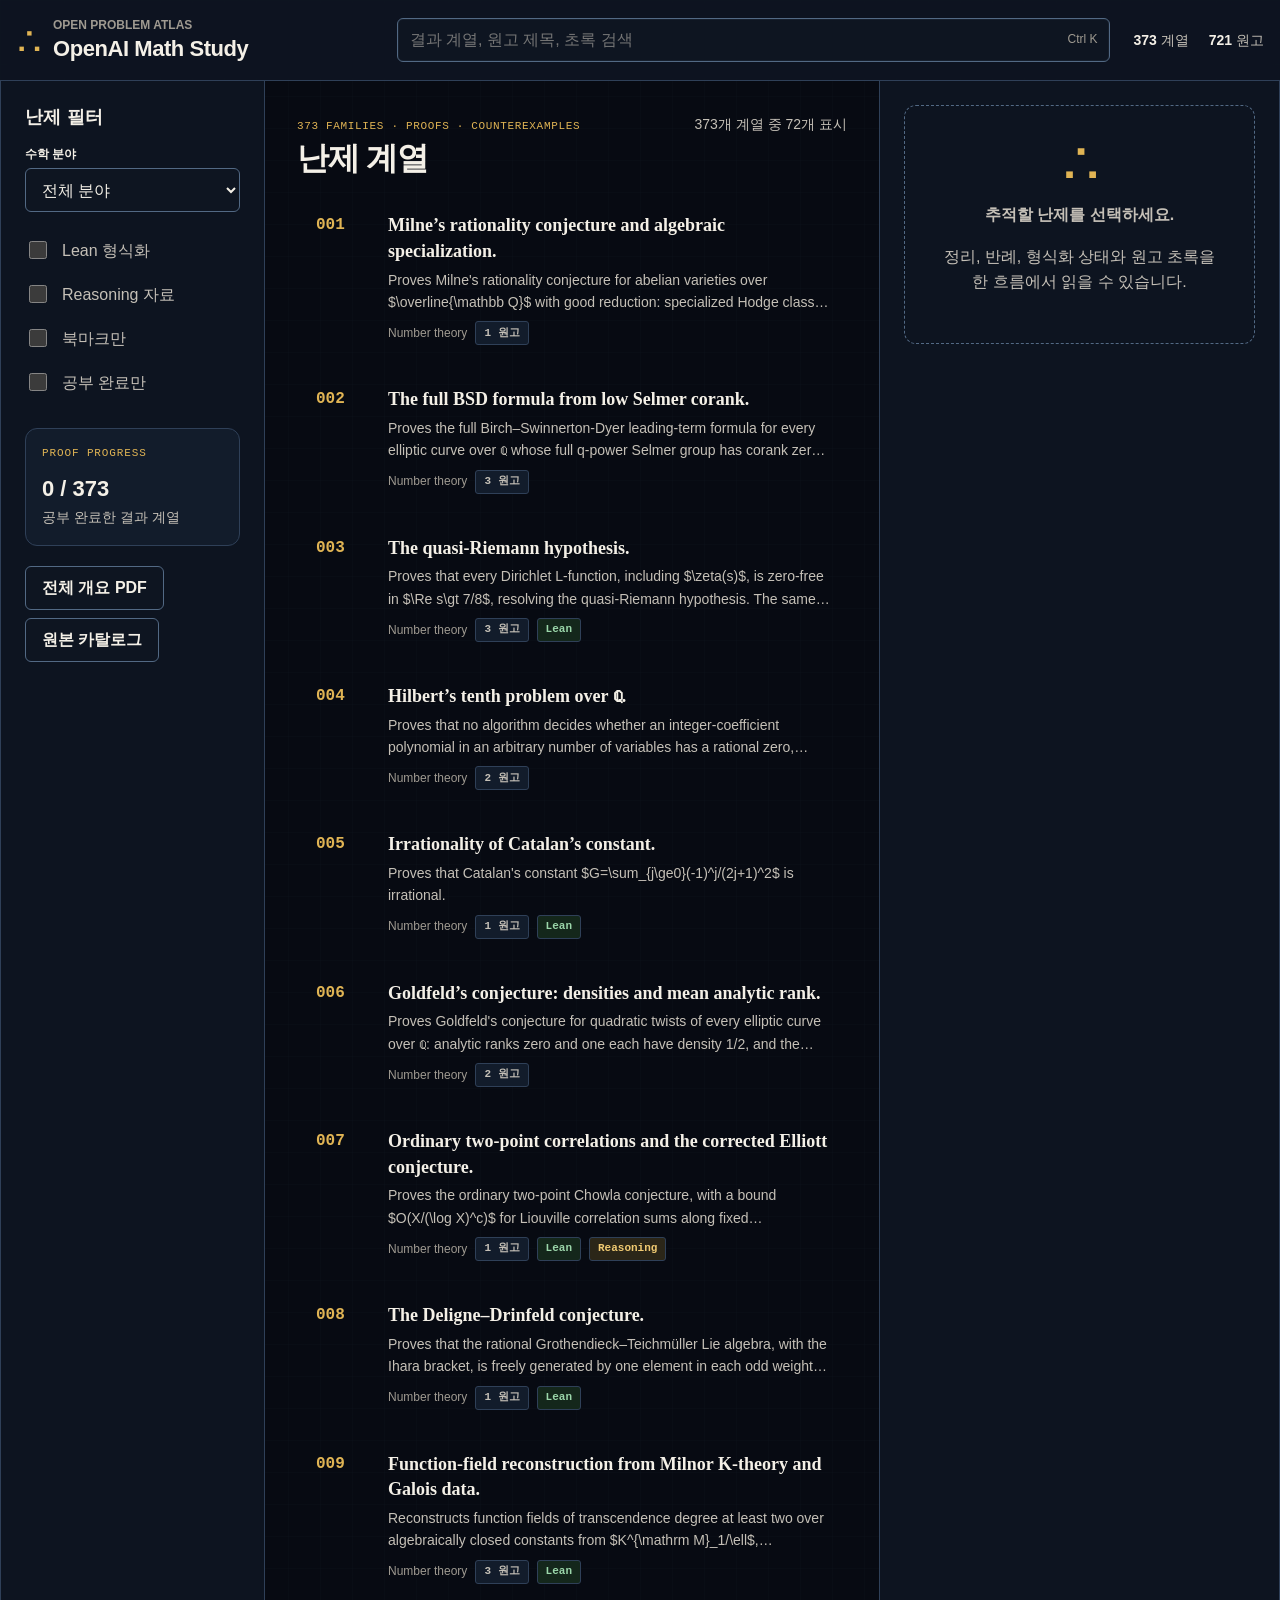
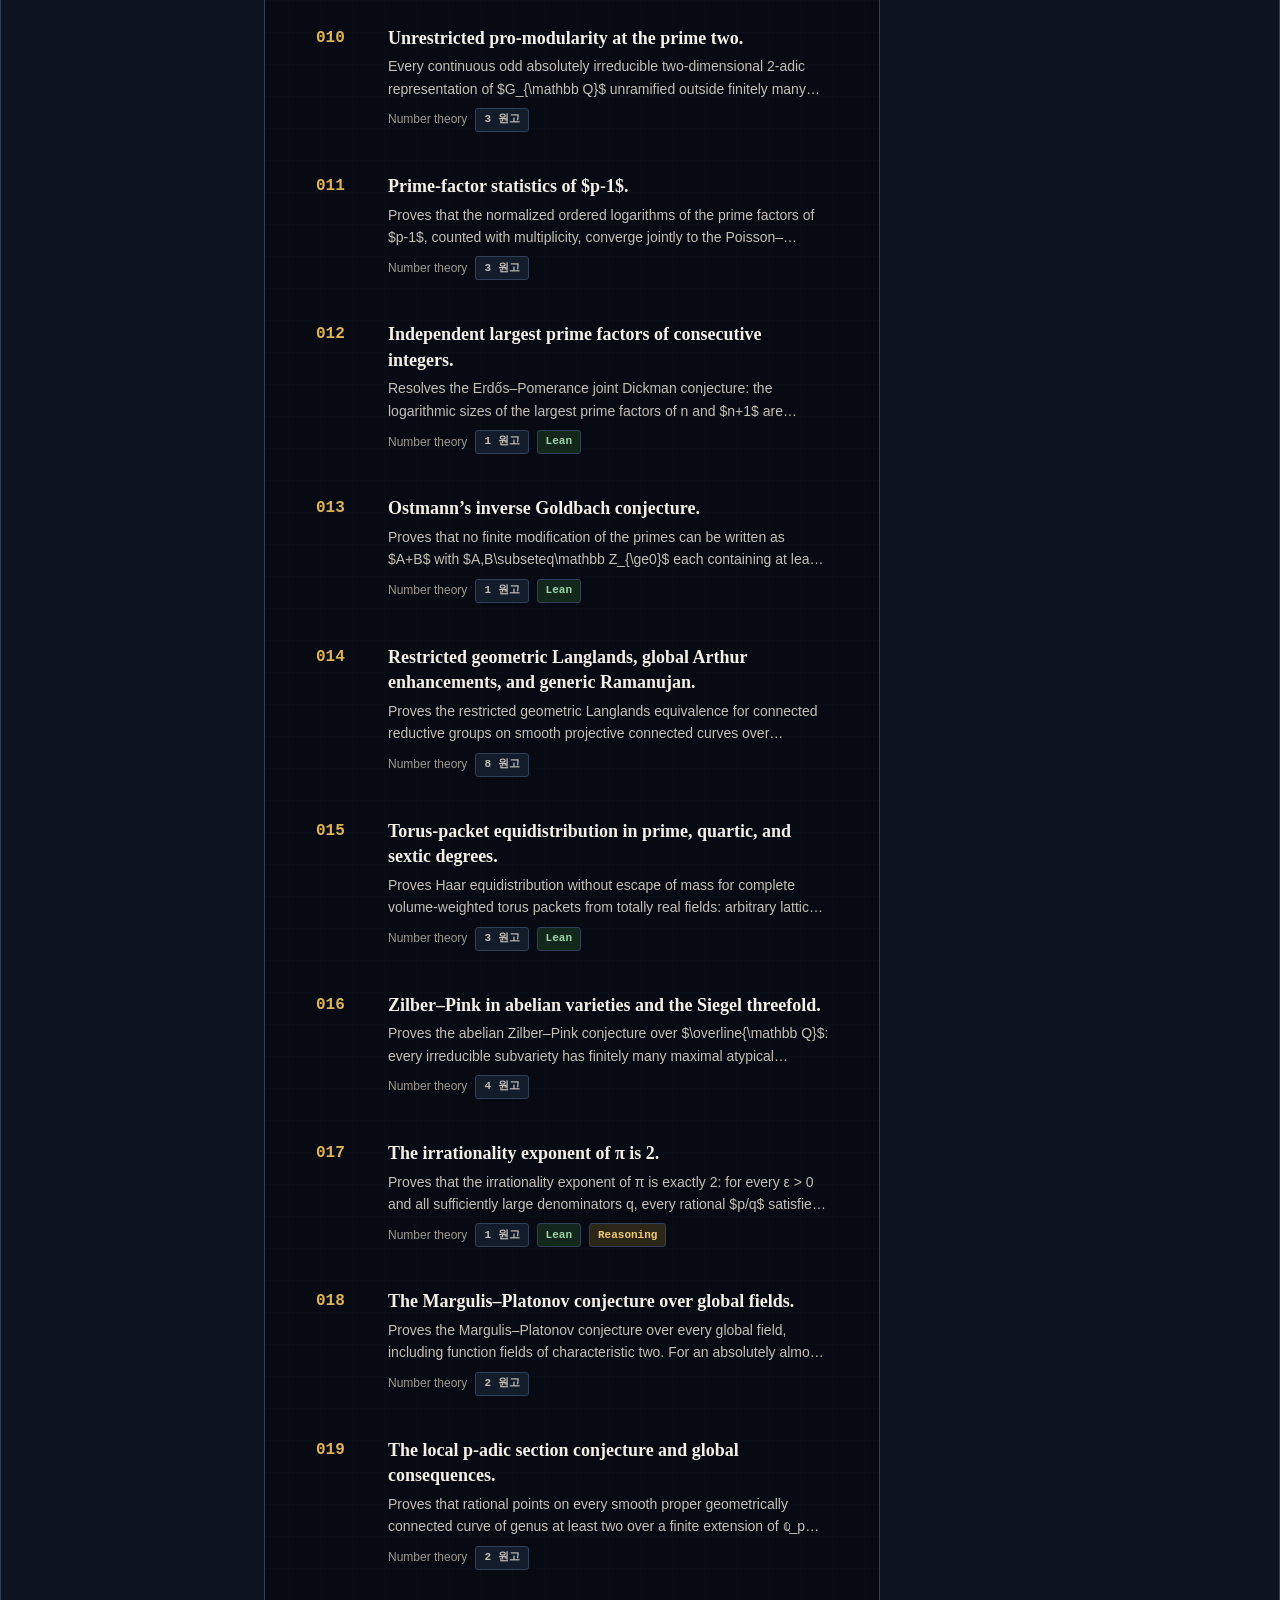
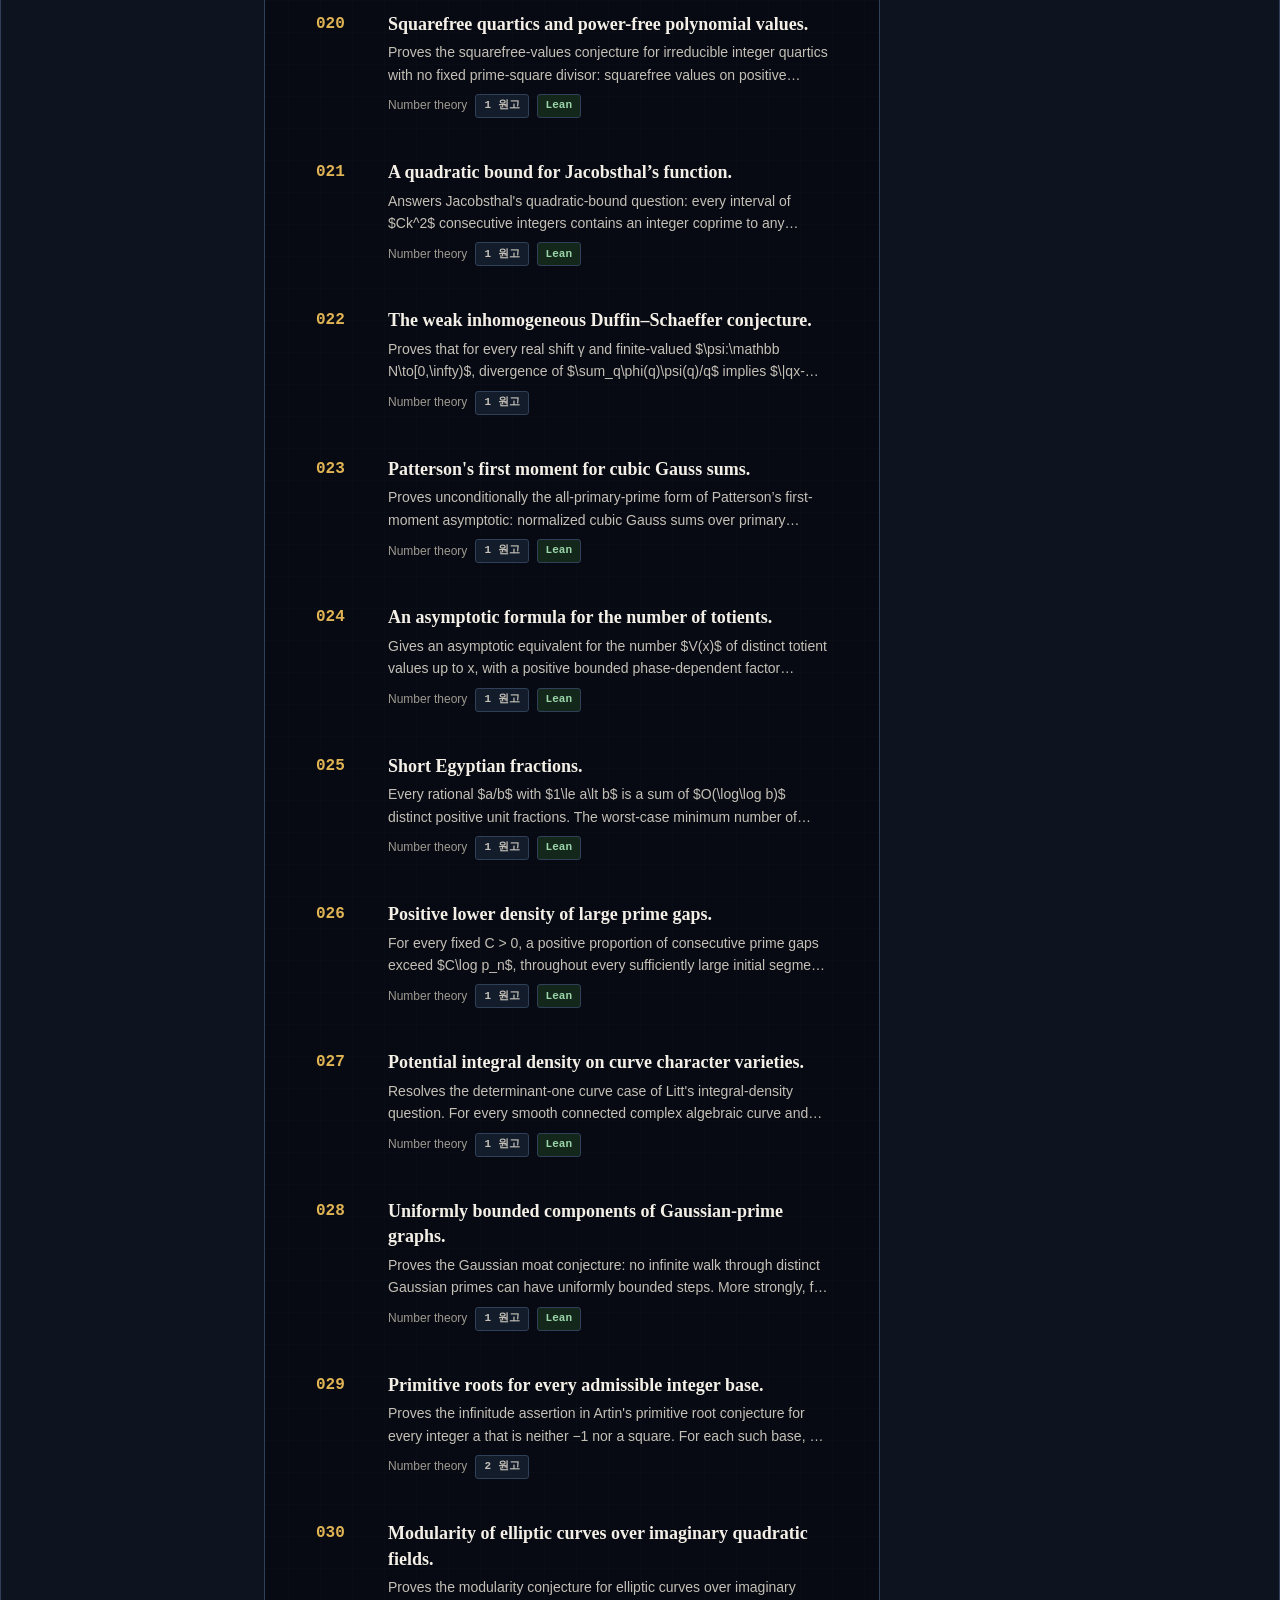
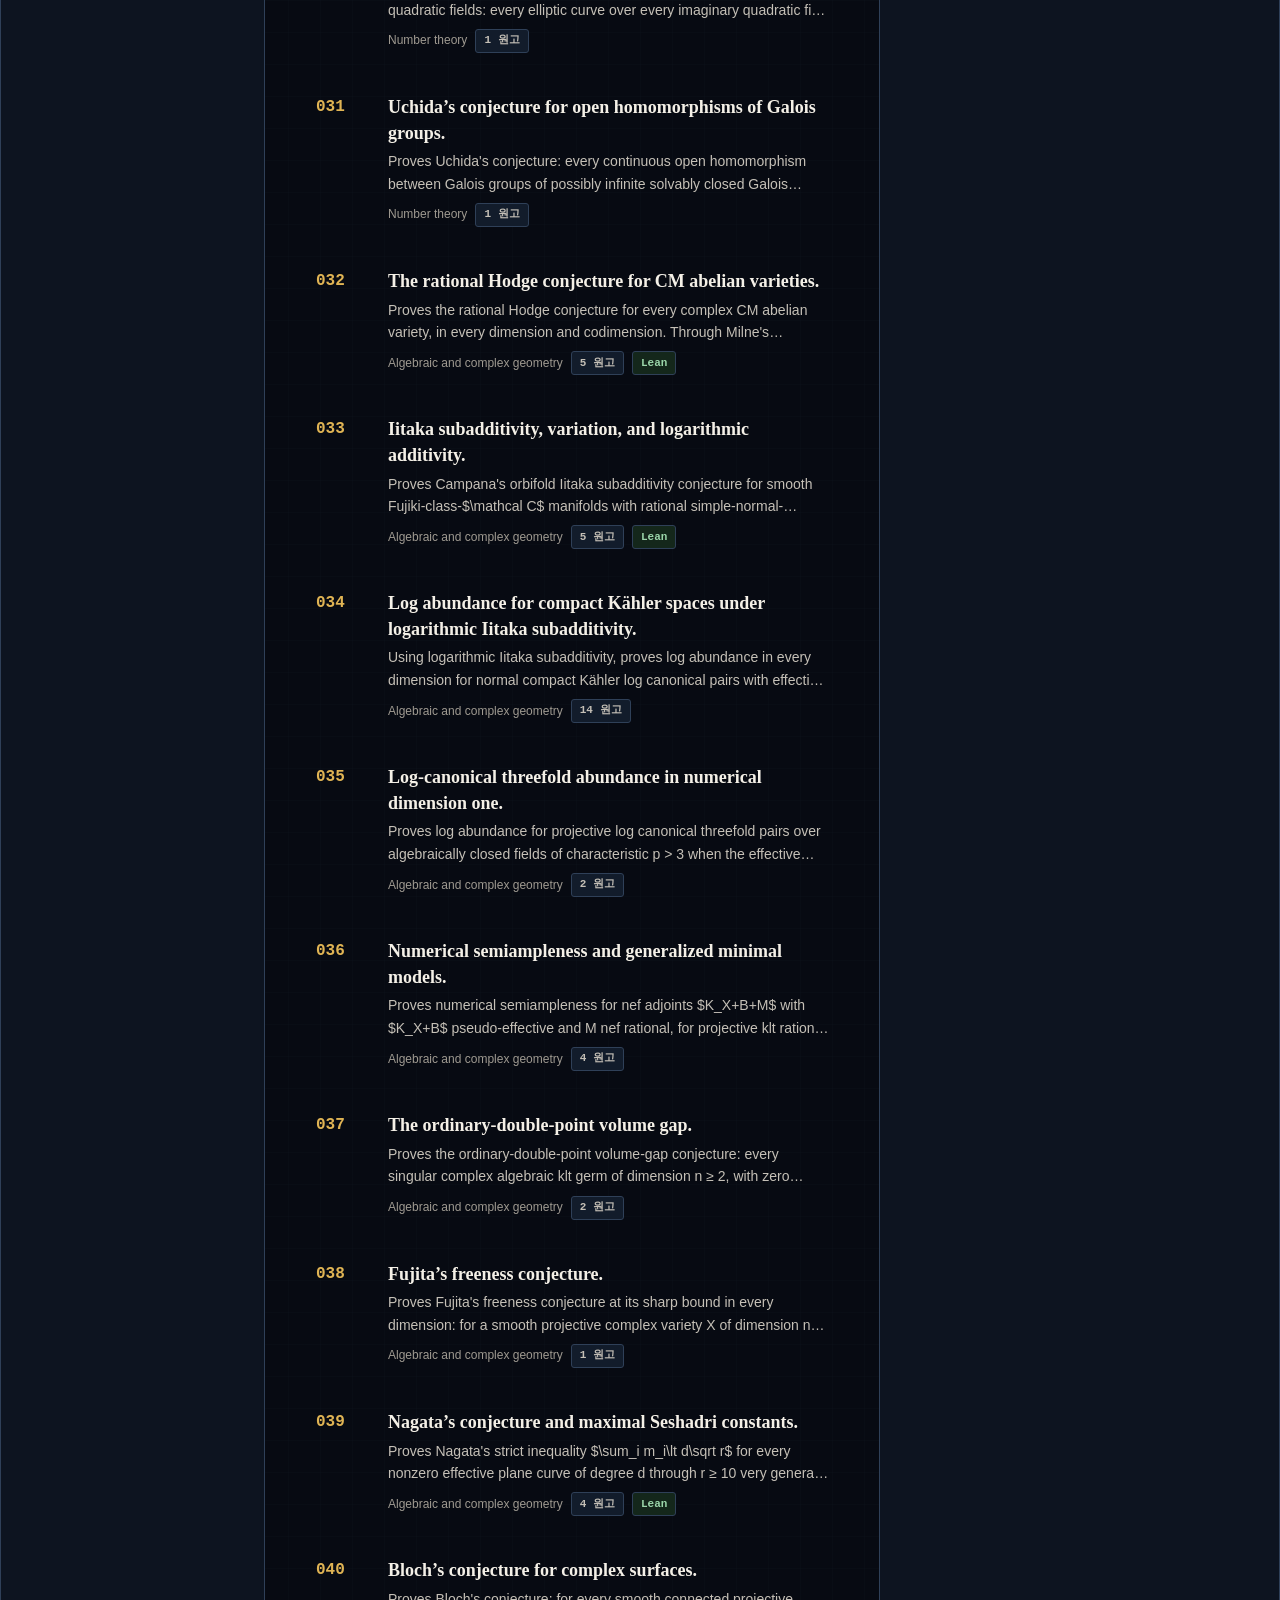
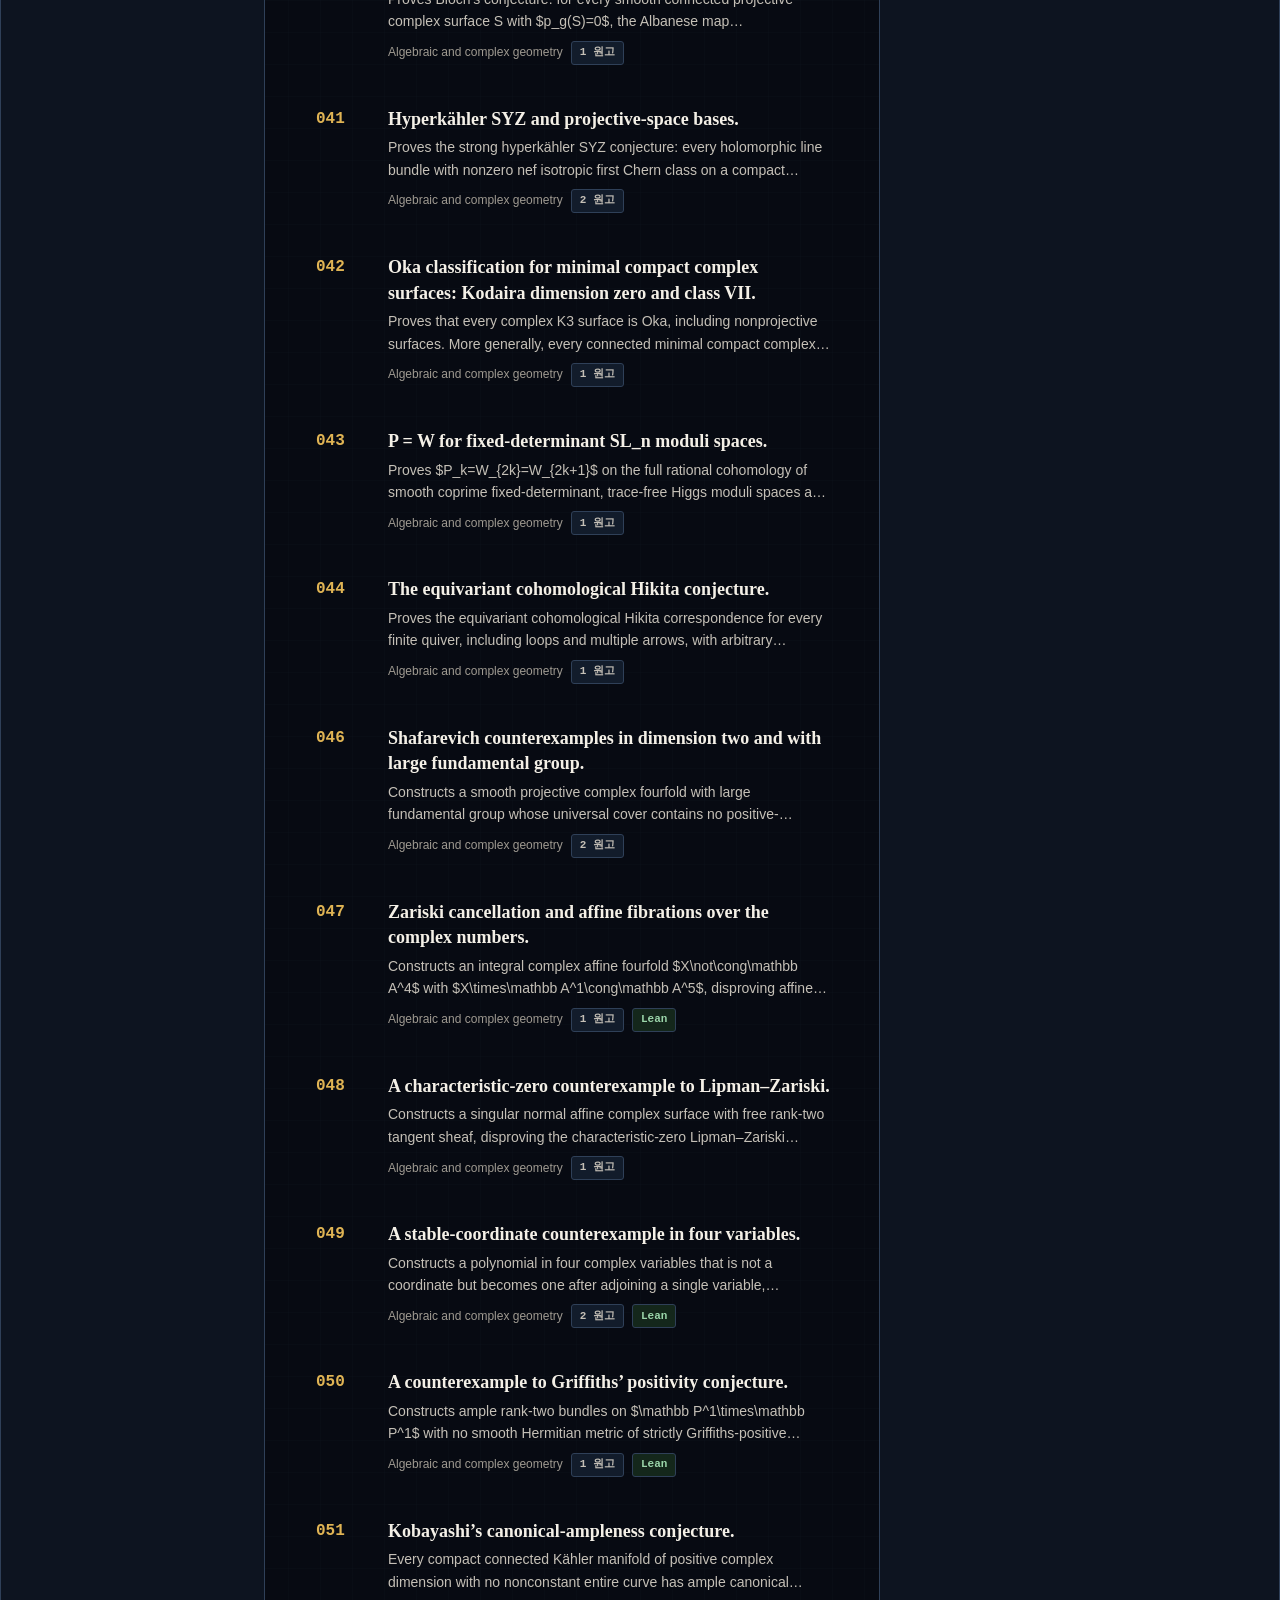
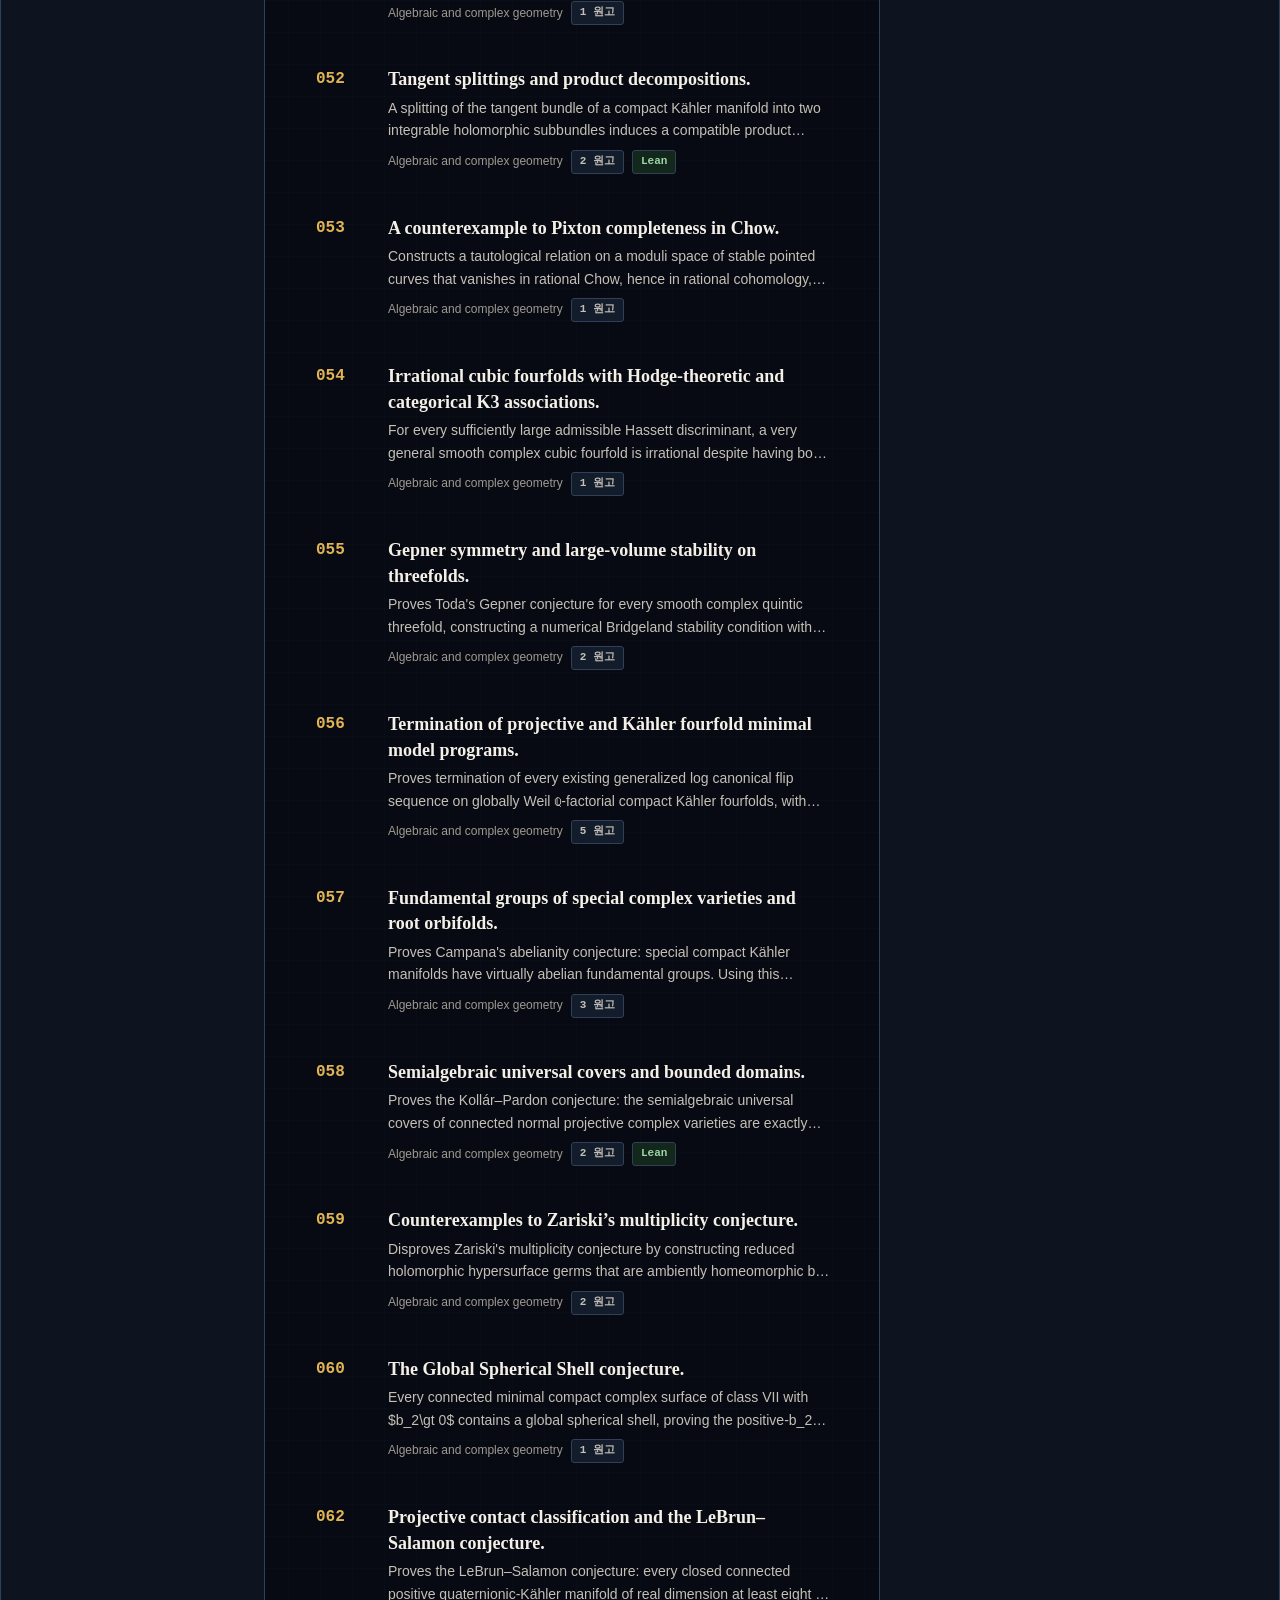
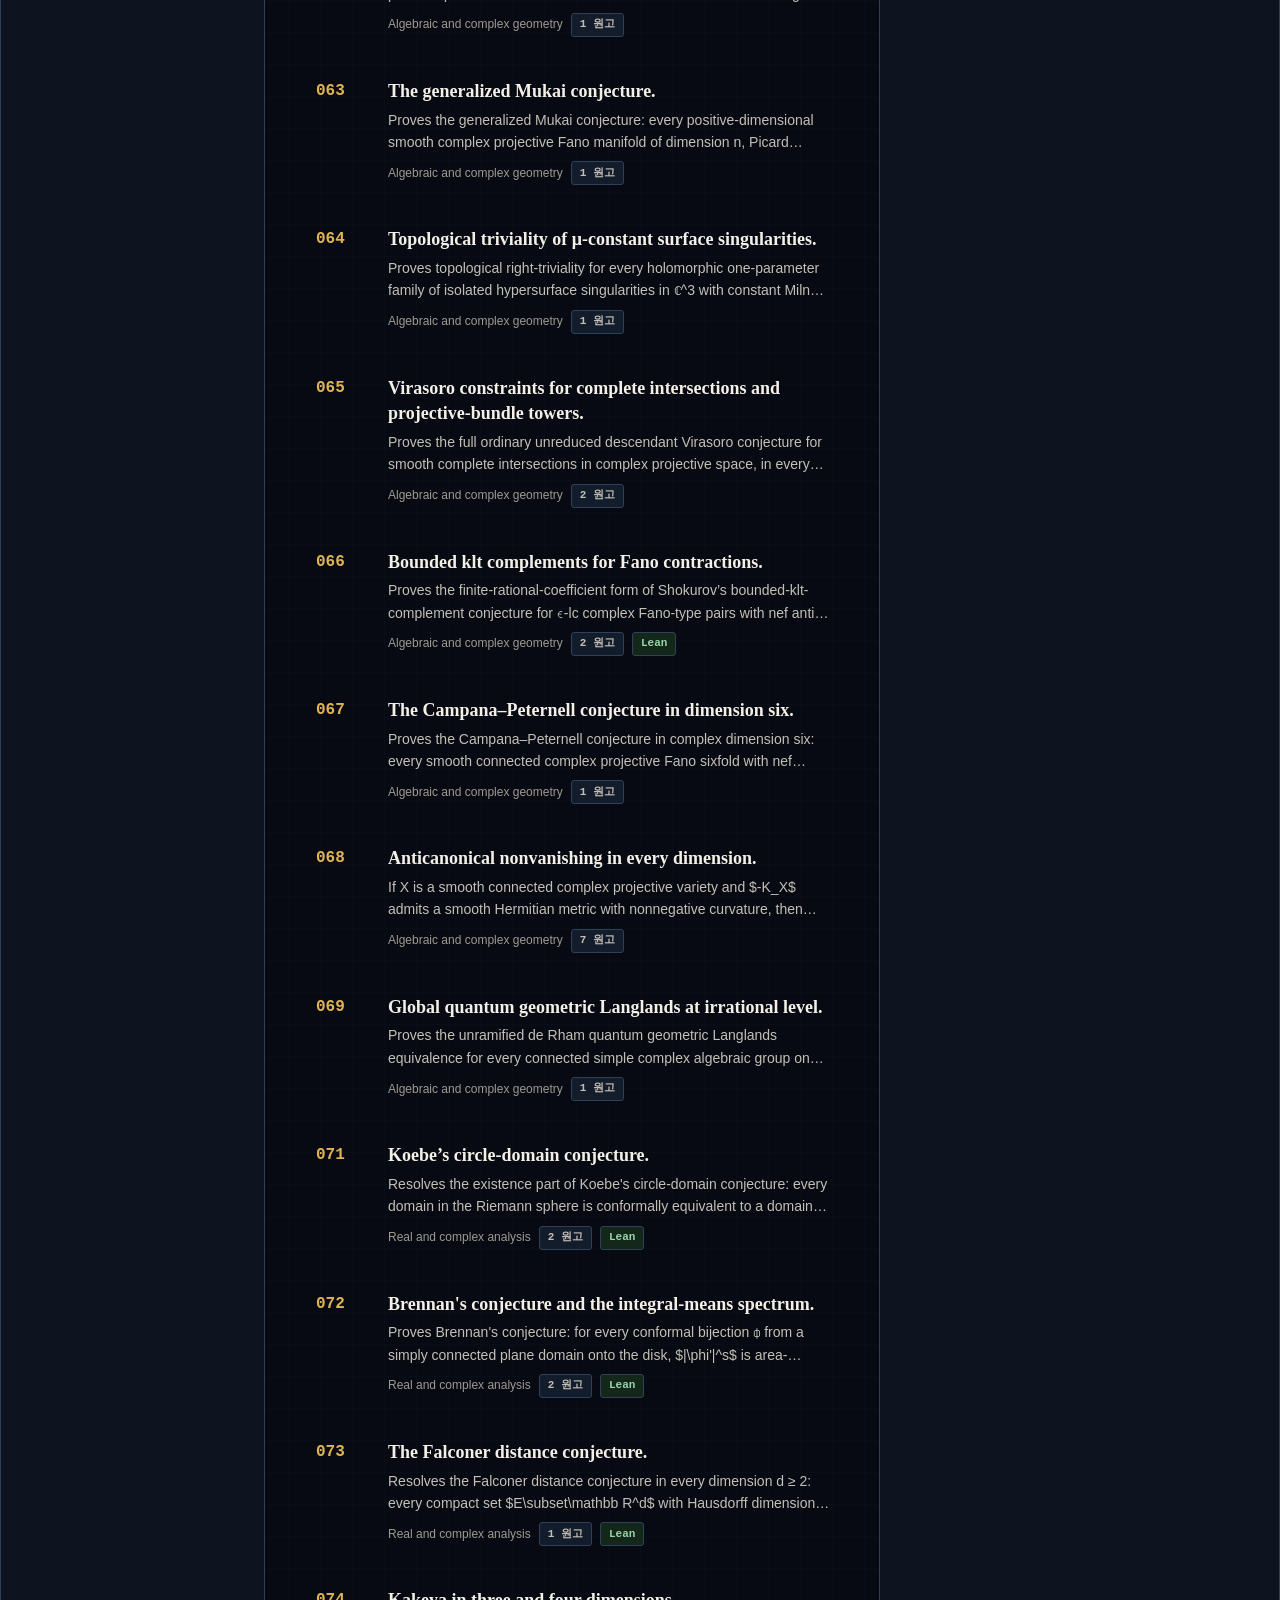
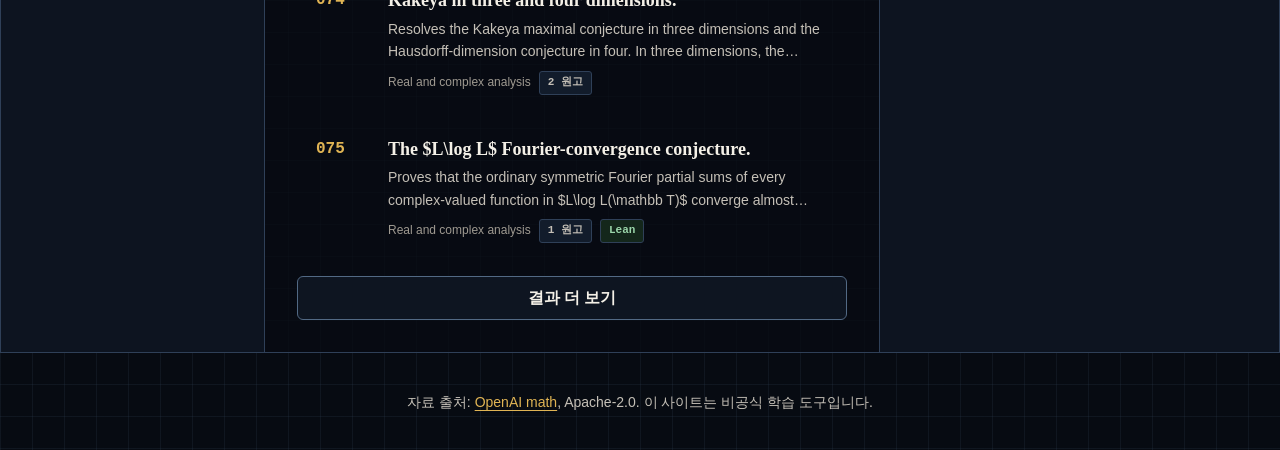
<file: index.html>
<!doctype html>
<html lang="ko">
<head>
  <meta charset="utf-8">
  <meta name="viewport" content="width=device-width, initial-scale=1">
  <meta name="description" content="OpenAI math 저장소의 373개 결과 계열과 721개 수학 원고를 검색하고 공부하는 웹사이트">
  <meta name="theme-color" content="#070b12">
  <meta property="og:title" content="OpenAI Math Study">
  <meta property="og:description" content="OpenAI math 연구 카탈로그를 검색하고 학습 진도를 저장하세요.">
  <meta property="og:type" content="website">
  <title>OpenAI Math Study</title>
  <link rel="icon" href="favicon.svg" type="image/svg+xml">
  <link rel="stylesheet" href="styles.css">
  <link rel="preload" href="data/catalog.json" as="fetch" crossorigin>
  <script async src="analytics.js"></script>
  <script defer src="papers.js"></script>
  <script defer src="explainers.js"></script>
  <script defer src="youtube.js"></script>
  <script defer src="app.js"></script>
  <script type="application/ld+json">
    {"@context":"https://schema.org","@type":"Dataset","name":"OpenAI Math Study catalogue","description":"A study interface for the OpenAI math manuscript collection.","license":"https://www.apache.org/licenses/LICENSE-2.0","isBasedOn":"https://github.com/openai/math"}
  </script>
</head>
<body data-detail-open="false">
  <a class="skip-link" href="#catalogue">카탈로그로 건너뛰기</a>
  <header class="site-header">
    <div class="header-inner">
      <div class="brand">
        <span class="brand-mark" aria-hidden="true">∴</span>
        <div>
          <p>OPEN PROBLEM ATLAS</p>
          <h1>OpenAI Math Study</h1>
        </div>
      </div>
      <div class="search-wrap">
        <label class="search-label" for="search">결과 계열, 원고 제목, 초록 검색</label>
        <input class="search-input" id="search" type="search" placeholder="결과 계열, 원고 제목, 초록 검색" autocomplete="off">
        <span class="search-hint" aria-hidden="true">Ctrl K</span>
      </div>
      <div class="header-stats" aria-label="카탈로그 통계">
        <span><strong id="family-stat">373</strong> 계열</span>
        <span><strong id="manuscript-stat">721</strong> 원고</span>
      </div>
    </div>
  </header>

  <main class="app-shell">
    <aside class="filter-panel" aria-labelledby="filter-title">
      <h2 class="panel-heading" id="filter-title">난제 필터</h2>
      <div class="filter-grid">
        <label class="field" for="subject">
          <span class="field-label">수학 분야</span>
          <select class="select" id="subject"><option value="">전체 분야</option></select>
        </label>
        <label class="check-row"><input id="lean-only" type="checkbox"> Lean 형식화</label>
        <label class="check-row"><input id="reasoning-only" type="checkbox"> Reasoning 자료</label>
        <label class="check-row"><input id="bookmarked-only" type="checkbox"> 북마크만</label>
        <label class="check-row"><input id="studied-only" type="checkbox"> 공부 완료만</label>
      </div>
      <div class="progress-box" aria-live="polite">
        <strong id="progress-count">0 / 373</strong>
        <p>공부 완료한 결과 계열</p>
      </div>
      <div class="button-row">
        <a class="button" href="source-data/overview.pdf">전체 개요 PDF</a>
        <a class="button" href="https://github.com/openai/math/blob/4eaee87548250b2682affda7d05d947c05554bae/CONTENTS.md" target="_blank" rel="noreferrer">원본 카탈로그</a>
      </div>
    </aside>

    <section class="catalogue-panel" id="catalogue" aria-labelledby="catalogue-title">
      <div class="catalogue-heading">
        <div>
          <p class="catalogue-kicker">373 FAMILIES · PROOFS · COUNTEREXAMPLES</p>
          <h2 id="catalogue-title">난제 계열</h2>
        </div>
        <p id="result-count" aria-live="polite">카탈로그 불러오는 중</p>
      </div>
      <div class="result-list" id="result-list" aria-busy="true">
        <div class="skeleton"></div>
        <div class="skeleton"></div>
        <div class="skeleton"></div>
      </div>
      <button class="button load-more" id="load-more" type="button" hidden>결과 더 보기</button>
    </section>

    <button class="detail-scrim" id="detail-scrim" type="button" tabindex="-1" aria-label="상세 패널 닫기"></button>
    <aside class="detail-panel" id="detail" aria-label="결과 계열 상세">
      <div class="mobile-panel-bar"><button class="button" id="close-detail" type="button">닫기</button></div>
      <div class="empty-state" id="detail-empty">
        <p class="empty-symbol" aria-hidden="true">∴</p>
        <p><strong>추적할 난제를 선택하세요.</strong></p>
        <p>정리, 반례, 형식화 상태와 원고 초록을 한 흐름에서 읽을 수 있습니다.</p>
      </div>
      <div id="detail-content" hidden></div>
    </aside>
  </main>

  <footer class="site-footer">
    <p>자료 출처: <a href="https://github.com/openai/math">OpenAI math</a>, Apache-2.0. 이 사이트는 비공식 학습 도구입니다.</p>
  </footer>
</body>
</html>
</file>
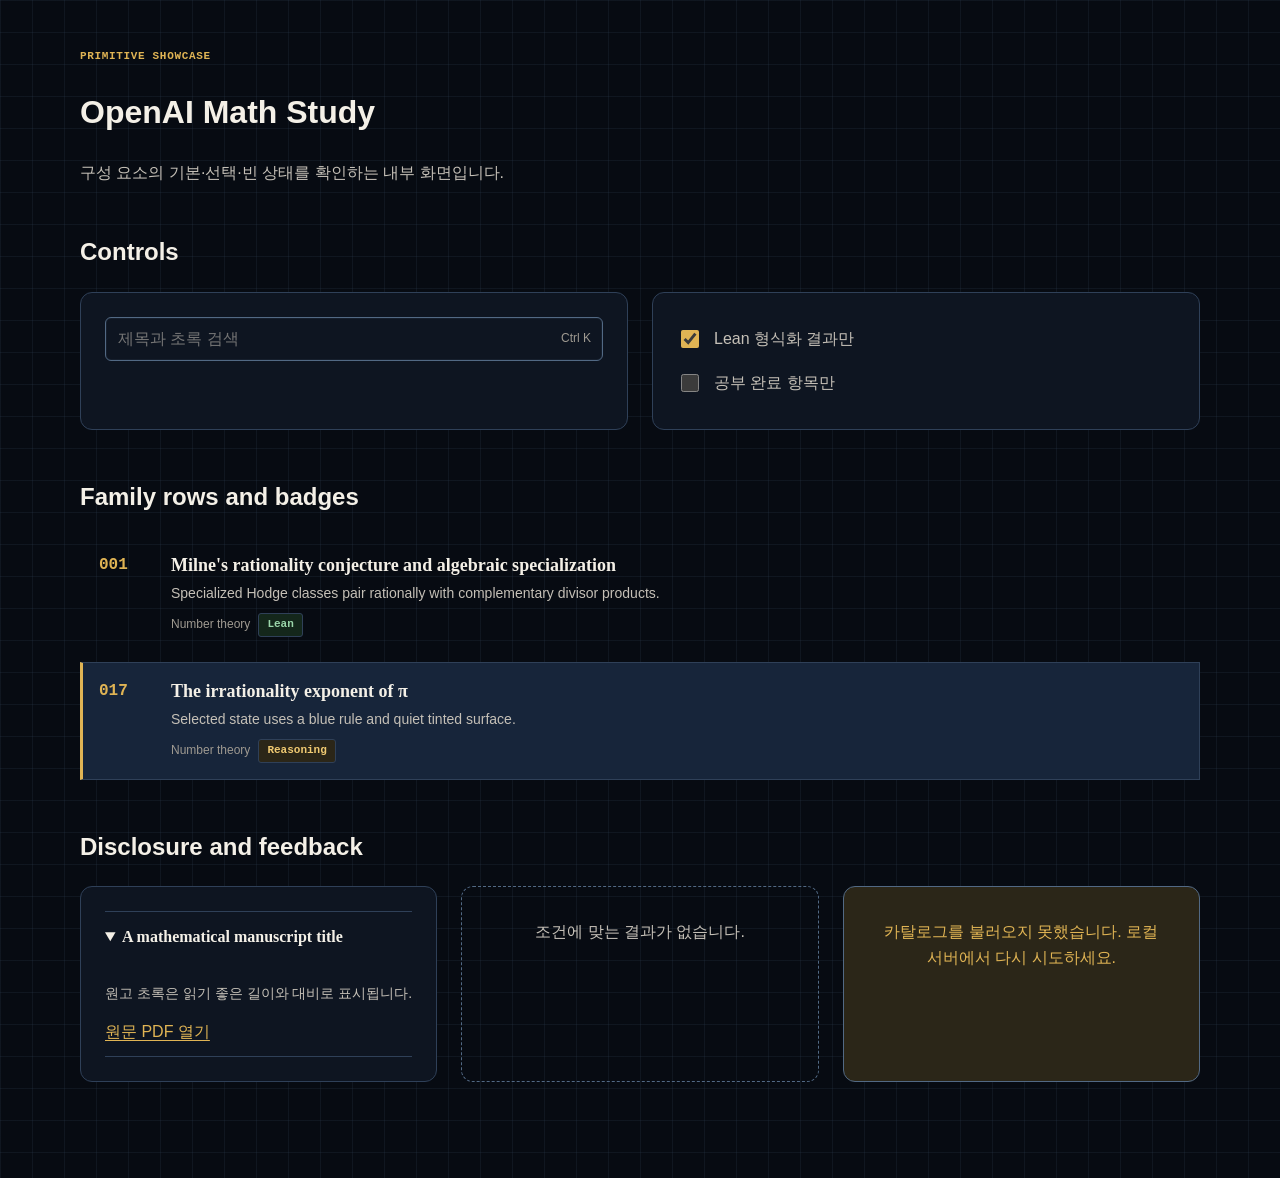
<file: showcase.html>
<!doctype html>
<html lang="ko">
<head>
  <meta charset="utf-8">
  <meta name="viewport" content="width=device-width, initial-scale=1">
  <title>OpenAI Math Study Primitive Showcase</title>
  <link rel="icon" href="favicon.svg" type="image/svg+xml">
  <link rel="stylesheet" href="styles.css">
</head>
<body>
  <main class="showcase">
    <p class="detail-kicker">Primitive showcase</p>
    <h1>OpenAI Math Study</h1>
    <p class="panel-copy">구성 요소의 기본·선택·빈 상태를 확인하는 내부 화면입니다.</p>

    <section aria-labelledby="controls-title">
      <h2 id="controls-title">Controls</h2>
      <div class="showcase-grid">
        <div class="showcase-card">
          <div class="search-wrap">
            <label class="search-label" for="showcase-search">원고 검색</label>
            <input class="search-input" id="showcase-search" type="search" placeholder="제목과 초록 검색">
            <span class="search-hint" aria-hidden="true">Ctrl K</span>
          </div>
        </div>
        <div class="showcase-card">
          <label class="check-row"><input type="checkbox" checked> Lean 형식화 결과만</label>
          <label class="check-row"><input type="checkbox"> 공부 완료 항목만</label>
        </div>
      </div>
    </section>

    <section aria-labelledby="rows-title">
      <h2 id="rows-title">Family rows and badges</h2>
      <div class="result-list">
        <button class="family-row" type="button">
          <span class="family-id">001</span>
          <span>
            <strong class="family-title">Milne's rationality conjecture and algebraic specialization</strong>
            <span class="family-description">Specialized Hodge classes pair rationally with complementary divisor products.</span>
            <span class="family-meta"><span>Number theory</span><span class="badge badge-lean">Lean</span></span>
          </span>
        </button>
        <button class="family-row" type="button" aria-current="true">
          <span class="family-id">017</span>
          <span>
            <strong class="family-title">The irrationality exponent of π</strong>
            <span class="family-description">Selected state uses a blue rule and quiet tinted surface.</span>
            <span class="family-meta"><span>Number theory</span><span class="badge badge-reasoning">Reasoning</span></span>
          </span>
        </button>
      </div>
    </section>

    <section aria-labelledby="disclosure-title">
      <h2 id="disclosure-title">Disclosure and feedback</h2>
      <div class="showcase-grid">
        <div class="showcase-card">
          <details class="manuscript" open>
            <summary>A mathematical manuscript title</summary>
            <p>원고 초록은 읽기 좋은 길이와 대비로 표시됩니다.</p>
            <a href="#">원문 PDF 열기</a>
          </details>
        </div>
        <div class="empty-state">조건에 맞는 결과가 없습니다.</div>
        <div class="error-state">카탈로그를 불러오지 못했습니다. 로컬 서버에서 다시 시도하세요.</div>
      </div>
    </section>
  </main>
</body>
</html>
</file>
<file: styles.css>
:root {
  color-scheme: dark;
  --surface-canvas: #070b12;
  --surface-primary: #0e1521;
  --surface-secondary: #121c2b;
  --surface-selected: #17253a;
  --surface-scrim: rgba(3, 7, 18, 0.78);
  --text-primary: #f4f0e7;
  --text-secondary: #c5c0b7;
  --text-muted: #9f9a91;
  --border-default: #2f4058;
  --border-strong: #526984;
  --accent-primary: #e0b454;
  --accent-hover: #f0ca72;
  --accent-soft: #2b2618;
  --status-success: #9bd6aa;
  --status-success-soft: #14271b;
  --status-warning: #e0b454;
  --status-warning-soft: #2b2618;
  --focus-ring: #8bc7ff;
  --grid-line: rgba(82, 105, 132, 0.12);
  --shadow-overlay: 0 24px 70px rgba(0, 0, 0, 0.48);
  --space-1: 0.25rem;
  --space-2: 0.5rem;
  --space-3: 0.75rem;
  --space-4: 1rem;
  --space-5: 1.25rem;
  --space-6: 1.5rem;
  --space-8: 2rem;
  --space-10: 2.5rem;
  --space-12: 3rem;
  --space-16: 4rem;
  --motion-micro: 150ms ease-out;
  --motion-standard: 240ms cubic-bezier(0.16, 1, 0.3, 1);
  --radius-control: 0.375rem;
  --radius-card: 0.75rem;
  --max-content: 90rem;
}

* { box-sizing: border-box; }
[hidden] { display: none !important; }

html { overflow-x: clip; scroll-behavior: smooth; }

body {
  margin: 0;
  min-width: 20rem;
  overflow-x: clip;
  background-color: var(--surface-canvas);
  background-image:
    linear-gradient(var(--grid-line) 1px, transparent 1px),
    linear-gradient(90deg, var(--grid-line) 1px, transparent 1px);
  background-size: 2rem 2rem;
  color: var(--text-primary);
  font: 400 1rem/1.6 Aptos, "Segoe UI", "Helvetica Neue", Arial, sans-serif;
}

button, input, select { font: inherit; }

button, select, input[type="checkbox"] { touch-action: manipulation; }

a { color: var(--accent-primary); text-underline-offset: 0.2em; }
a:hover { color: var(--accent-hover); }

:focus-visible {
  outline: 0.1875rem solid var(--focus-ring);
  outline-offset: 0.125rem;
}

.skip-link {
  position: fixed;
  inset: var(--space-2) auto auto var(--space-2);
  z-index: 100;
  padding: var(--space-2) var(--space-4);
  background: var(--surface-primary);
  transform: translateY(-150%);
}

.skip-link:focus { transform: translateY(0); }

.site-header {
  position: sticky;
  inset-block-start: 0;
  z-index: 20;
  border-block-end: 1px solid var(--border-default);
  background: color-mix(in srgb, var(--surface-primary) 94%, transparent);
  backdrop-filter: blur(0.75rem);
}

.header-inner {
  display: grid;
  grid-template-columns: minmax(15rem, 1fr) minmax(18rem, 2fr) auto;
  gap: var(--space-6);
  align-items: center;
  width: min(100% - 2rem, var(--max-content));
  min-height: 5rem;
  margin-inline: auto;
}

.brand { display: flex; gap: var(--space-3); align-items: center; min-width: 0; }
.brand-mark { color: var(--accent-primary); font: 700 2rem/1 "Cambria Math", Cambria, serif; }
.brand p { margin: 0; color: var(--text-muted); font-size: 0.75rem; font-weight: 600; }
.brand h1 { margin: 0; font-size: 1.375rem; line-height: 1.3; letter-spacing: -0.02em; }

.header-stats { display: flex; gap: var(--space-5); color: var(--text-secondary); font-size: 0.875rem; }
.header-stats strong { color: var(--text-primary); font-variant-numeric: tabular-nums; }

.app-shell {
  display: grid;
  grid-template-columns: 16.5rem minmax(24rem, 1fr) minmax(21rem, 25rem);
  width: min(100%, var(--max-content));
  min-height: calc(100dvh - 5rem);
  margin-inline: auto;
  border-inline: 1px solid var(--border-default);
  background: color-mix(in srgb, var(--surface-canvas) 78%, transparent);
}

.filter-panel, .detail-panel { background: color-mix(in srgb, var(--surface-primary) 97%, transparent); }
.filter-panel { border-inline-end: 1px solid var(--border-default); padding: var(--space-6); }
.catalogue-panel { min-width: 0; padding: var(--space-8); }
.detail-panel { border-inline-start: 1px solid var(--border-default); padding: var(--space-6); }

.panel-heading { margin: 0 0 var(--space-4); font-size: 1.125rem; line-height: 1.35; letter-spacing: 0.02em; }
.panel-copy { color: var(--text-secondary); }

.catalogue-heading {
  display: flex;
  gap: var(--space-4);
  align-items: baseline;
  justify-content: space-between;
  margin-block-end: var(--space-5);
}

.catalogue-heading h2 { margin: 0; font-size: 2rem; line-height: 1.15; letter-spacing: -0.03em; }
.catalogue-heading p { margin: 0; color: var(--text-secondary); font-size: 0.875rem; }
.catalogue-heading h2 { font-family: "Cambria Math", Cambria, Georgia, serif; }
.catalogue-kicker { margin-block-end: var(--space-1) !important; color: var(--accent-primary) !important; font-family: "Cascadia Mono", Consolas, monospace; font-size: 0.6875rem !important; letter-spacing: 0.06em; }
.empty-symbol { margin: 0; color: var(--accent-primary); font: 700 3rem/1 "Cambria Math", Cambria, serif; }

.mobile-panel-bar, .detail-scrim { display: none; }
.site-footer { border-block-start: 1px solid var(--border-default); padding: var(--space-6); color: var(--text-secondary); text-align: center; font-size: 0.875rem; }

* { scrollbar-color: var(--border-strong) var(--surface-primary); }

@media (max-width: 74.99rem) {
  html.modal-open, html.modal-open body { overflow: hidden; }
  .app-shell { grid-template-columns: 15rem minmax(0, 1fr); }
  .detail-scrim { position: fixed; inset: 0; z-index: 29; background: var(--surface-scrim); }
  .detail-panel { position: fixed; inset: 5rem 0 0 auto; z-index: 30; width: min(30rem, 92vw); overflow-y: auto; visibility: hidden; pointer-events: none; box-shadow: var(--shadow-overlay); transform: translateX(105%); transition: transform var(--motion-standard), visibility 0s linear 240ms; }
  body[data-detail-open="true"] .detail-panel { visibility: visible; pointer-events: auto; transform: translateX(0); transition-delay: 0s; }
  body[data-detail-open="true"] .detail-scrim { display: block; }
  .mobile-panel-bar { display: flex; justify-content: flex-end; }
}

@media (max-width: 56.24rem) {
  .header-inner { grid-template-columns: 1fr auto; gap: var(--space-3); padding-block: var(--space-3); }
  .search-wrap { grid-column: 1 / -1; grid-row: 2; }
  .header-stats { align-self: start; flex-direction: column; gap: 0; text-align: end; }
  .site-header { position: static; }
  .app-shell { display: block; min-height: auto; }
  .filter-panel { border: 0; border-block-end: 1px solid var(--border-default); padding: var(--space-4); }
  .filter-grid { display: grid; grid-template-columns: repeat(2, minmax(0, 1fr)); gap: var(--space-3); }
  .catalogue-panel { padding: var(--space-5) var(--space-4); }
  .detail-panel { inset-block-start: 0; }
}

@media (max-width: 39.99rem) {
  .header-inner { width: min(100% - 1.5rem, var(--max-content)); }
  .header-stats { font-size: 0.75rem; }
  .filter-grid { grid-template-columns: 1fr; }
  .catalogue-heading { display: block; }
  .catalogue-heading p { margin-block-start: var(--space-2); }
  .detail-panel { inset-inline: 0; width: 100%; padding: var(--space-4); }
  .mobile-panel-bar { position: sticky; top: 0; z-index: 1; padding-block-end: var(--space-3); background: var(--surface-primary); }
  .mobile-panel-bar .button { width: 100%; }
}

@media (prefers-reduced-motion: reduce) {
  *, *::before, *::after { scroll-behavior: auto !important; transition-duration: 0.01ms !important; animation-duration: 0.01ms !important; }
}

/* Components (merged from components.css to save one render-blocking request) */
.search-wrap { position: relative; }
.search-label { position: absolute; inline-size: 1px; block-size: 1px; overflow: hidden; clip-path: inset(50%); }
.search-input {
  width: 100%;
  min-height: 2.75rem;
  border: 1px solid var(--border-strong);
  border-radius: var(--radius-control);
  padding: var(--space-2) 5rem var(--space-2) var(--space-3);
  background: var(--surface-primary);
  color: var(--text-primary);
  box-shadow: inset 0 0 0 1px var(--grid-line);
}
.search-hint { position: absolute; inset: 50% var(--space-3) auto auto; color: var(--text-muted); font-size: 0.75rem; transform: translateY(-50%); }

.field { display: grid; gap: var(--space-1); margin-block-end: var(--space-4); }
.field-label { font-size: 0.75rem; font-weight: 600; }
.select {
  width: 100%;
  min-height: 2.75rem;
  border: 1px solid var(--border-strong);
  border-radius: var(--radius-control);
  padding-inline: var(--space-3);
  background: var(--surface-primary);
  color: var(--text-primary);
}

.check-row {
  display: flex;
  gap: var(--space-3);
  align-items: center;
  min-height: 2.75rem;
  color: var(--text-secondary);
  cursor: pointer;
}
.check-row input { inline-size: 1.125rem; block-size: 1.125rem; accent-color: var(--accent-primary); }

.progress-box {
  margin-block-start: var(--space-6);
  border: 1px solid var(--border-default);
  border-radius: var(--radius-card);
  padding: var(--space-4);
  background: var(--surface-secondary);
}
.progress-box::before { display: block; margin-block-end: var(--space-2); color: var(--accent-primary); content: "PROOF PROGRESS"; font-family: "Cascadia Mono", Consolas, monospace; font-size: 0.6875rem; letter-spacing: 0.08em; }
.progress-box p { margin: 0; color: var(--text-secondary); font-size: 0.875rem; }
.progress-box strong { display: block; color: var(--text-primary); font-size: 1.375rem; font-variant-numeric: tabular-nums; }

.result-list { display: grid; gap: var(--space-2); }
.family-row {
  display: grid;
  grid-template-columns: 3.5rem 1fr;
  gap: var(--space-4);
  width: 100%;
  border: 1px solid transparent;
  border-inline-start: 0.1875rem solid transparent;
  border-radius: 0;
  padding: var(--space-4);
  background: transparent;
  color: var(--text-primary);
  text-align: start;
  cursor: pointer;
  transition: background var(--motion-micro), border-color var(--motion-micro);
}
.family-row:hover { border-color: var(--border-default); background: var(--surface-primary); }
.family-row[aria-current="true"] { border-color: var(--border-default); border-inline-start-color: var(--accent-primary); background: var(--surface-selected); }
.family-id { color: var(--accent-primary); font-family: "Cascadia Mono", Consolas, monospace; font-variant-numeric: tabular-nums; font-weight: 650; }
.family-title { margin: 0; font-family: "Cambria Math", Cambria, Georgia, serif; font-size: 1.125rem; line-height: 1.35; }
.family-description { display: -webkit-box; margin: var(--space-1) 0 var(--space-2); overflow: hidden; color: var(--text-secondary); font-size: 0.875rem; -webkit-box-orient: vertical; -webkit-line-clamp: 2; }
.family-meta { display: flex; flex-wrap: wrap; gap: var(--space-2); align-items: center; color: var(--text-muted); font-size: 0.75rem; }

.badge { display: inline-flex; align-items: center; min-height: 1.5rem; border: 1px solid var(--border-default); border-radius: 0.1875rem; padding-inline: var(--space-2); background: var(--surface-secondary); color: var(--text-secondary); font-family: "Cascadia Mono", Consolas, monospace; font-size: 0.6875rem; font-weight: 600; }
.badge-lean { background: var(--status-success-soft); color: var(--status-success); }
.badge-reasoning { background: var(--accent-soft); color: var(--accent-hover); }

.button {
  display: inline-flex;
  gap: var(--space-2);
  align-items: center;
  justify-content: center;
  min-height: 2.75rem;
  border: 1px solid var(--border-strong);
  border-radius: var(--radius-control);
  padding: var(--space-2) var(--space-4);
  background: var(--surface-primary);
  color: var(--text-primary);
  font-weight: 650;
  text-decoration: none;
  cursor: pointer;
  transition: background var(--motion-micro), color var(--motion-micro), transform var(--motion-micro);
}
.button:hover { background: var(--surface-secondary); color: var(--text-primary); }
.button:active { transform: scale(0.98); }
.button-primary { border-color: var(--accent-primary); background: var(--accent-primary); color: var(--surface-canvas); }
.button-primary:hover { background: var(--accent-hover); color: var(--surface-canvas); }
.button-row { display: flex; flex-wrap: wrap; gap: var(--space-2); margin-block: var(--space-5); }
.load-more { width: 100%; margin-block-start: var(--space-4); }

.detail-kicker { margin: 0; color: var(--accent-primary); font-family: "Cascadia Mono", Consolas, monospace; font-size: 0.6875rem; font-weight: 700; letter-spacing: 0.06em; text-transform: uppercase; }
.detail-title { margin: var(--space-2) 0 var(--space-3); border-block-start: 0.1875rem solid var(--accent-primary); padding-block-start: var(--space-3); font-family: "Cambria Math", Cambria, Georgia, serif; font-size: 2rem; line-height: 1.15; letter-spacing: -0.02em; text-wrap: balance; }
.detail-description { color: var(--text-secondary); }
.detail-status { display: flex; flex-wrap: wrap; gap: var(--space-2); }

.video-section, .paper-section, .explainer-section { margin-block-start: var(--space-8); }
.video-section h3, .paper-section h3, .explainer-section h3 { margin-block-end: var(--space-1); font-size: 1.125rem; }
.video-note { margin: 0 0 var(--space-4); color: var(--text-muted); font-size: 0.75rem; }
.video-list, .paper-list { display: grid; gap: var(--space-2); margin: 0; padding: 0; list-style: none; }
.video-item, .paper-item { display: grid; grid-template-columns: 2rem 1fr; gap: var(--space-3); border-block-start: 1px solid var(--border-default); padding-block: var(--space-3); }
.video-item:last-child, .paper-item:last-child { border-block-end: 1px solid var(--border-default); }
.video-rank { color: var(--accent-primary); font-family: "Cascadia Mono", Consolas, monospace; font-size: 0.75rem; font-variant-numeric: tabular-nums; }
.video-item > div, .paper-item > div { min-width: 0; }
.video-link, .paper-link { color: var(--text-primary); font-family: "Cambria Math", Cambria, Georgia, serif; font-weight: 650; overflow-wrap: anywhere; }
.video-link:hover, .paper-link:hover { color: var(--accent-hover); }
.video-meta, .paper-meta { display: block; margin-block-start: var(--space-1); color: var(--text-muted); font-size: 0.75rem; overflow-wrap: anywhere; }
.video-empty { border: 1px dashed var(--border-strong); padding: var(--space-4); color: var(--text-secondary); font-size: 0.875rem; }

.manuscript-list { margin-block-start: var(--space-8); }
.manuscript-list h3 { margin-block-end: var(--space-3); font-size: 1.125rem; }
.manuscript {
  border-block-start: 1px solid var(--border-default);
  padding-block: var(--space-3);
}
.manuscript:last-child { border-block-end: 1px solid var(--border-default); }
.manuscript summary { min-height: 2.75rem; cursor: pointer; font-family: "Cambria Math", Cambria, Georgia, serif; font-weight: 650; }
.manuscript p { color: var(--text-secondary); font-size: 0.875rem; }

.empty-state, .error-state {
  border: 1px dashed var(--border-strong);
  border-radius: var(--radius-card);
  padding: var(--space-8);
  color: var(--text-secondary);
  text-align: center;
}
.error-state { border-style: solid; background: var(--status-warning-soft); color: var(--status-warning); }
.skeleton.skeleton-line { min-height: 3rem; margin-block-start: var(--space-2); }
.skeleton { min-height: 7rem; border-radius: var(--radius-control); background: var(--surface-secondary); opacity: 0.7; animation: proof-pulse 1.2s ease-in-out infinite alternate; }
.visually-hidden { position: absolute; inline-size: 1px; block-size: 1px; overflow: hidden; clip-path: inset(50%); }

.showcase { width: min(100% - 2rem, 70rem); margin-inline: auto; padding-block: var(--space-12); }
.showcase section { margin-block: var(--space-12); }
.showcase-grid { display: grid; grid-template-columns: repeat(auto-fit, minmax(min(18rem, 100%), 1fr)); gap: var(--space-6); }
.showcase-card { border: 1px solid var(--border-default); border-radius: var(--radius-card); padding: var(--space-6); background: var(--surface-primary); }

@keyframes proof-pulse { to { opacity: 0.35; } }

@media (max-width: 39.99rem) {
  .family-row { grid-template-columns: 2.75rem 1fr; gap: var(--space-2); padding-inline: var(--space-2); }
  .detail-title, .detail-description { overflow-wrap: anywhere; }
  .detail-title { font-size: 1.5rem; text-wrap: wrap; }
  .button-row .button { width: 100%; }
}
.explainer-item { grid-template-columns: 1fr; }
</file>
